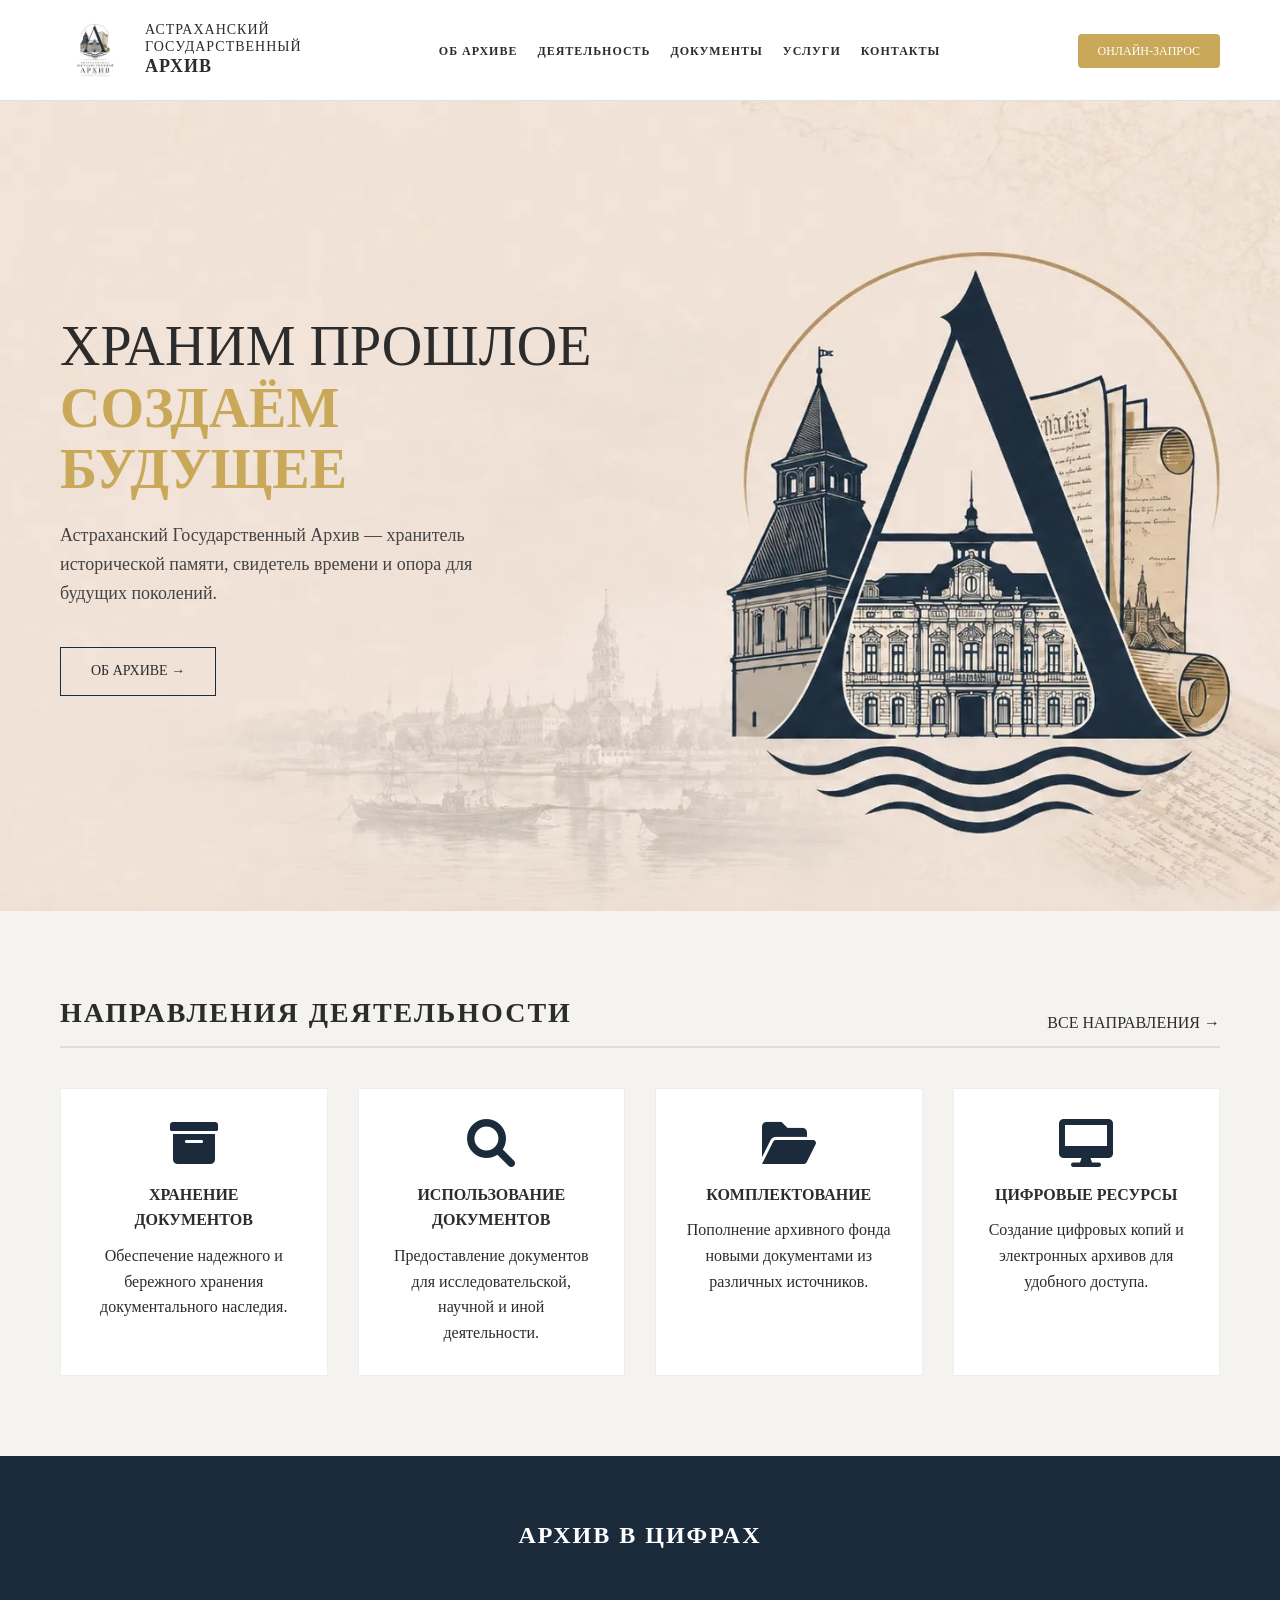
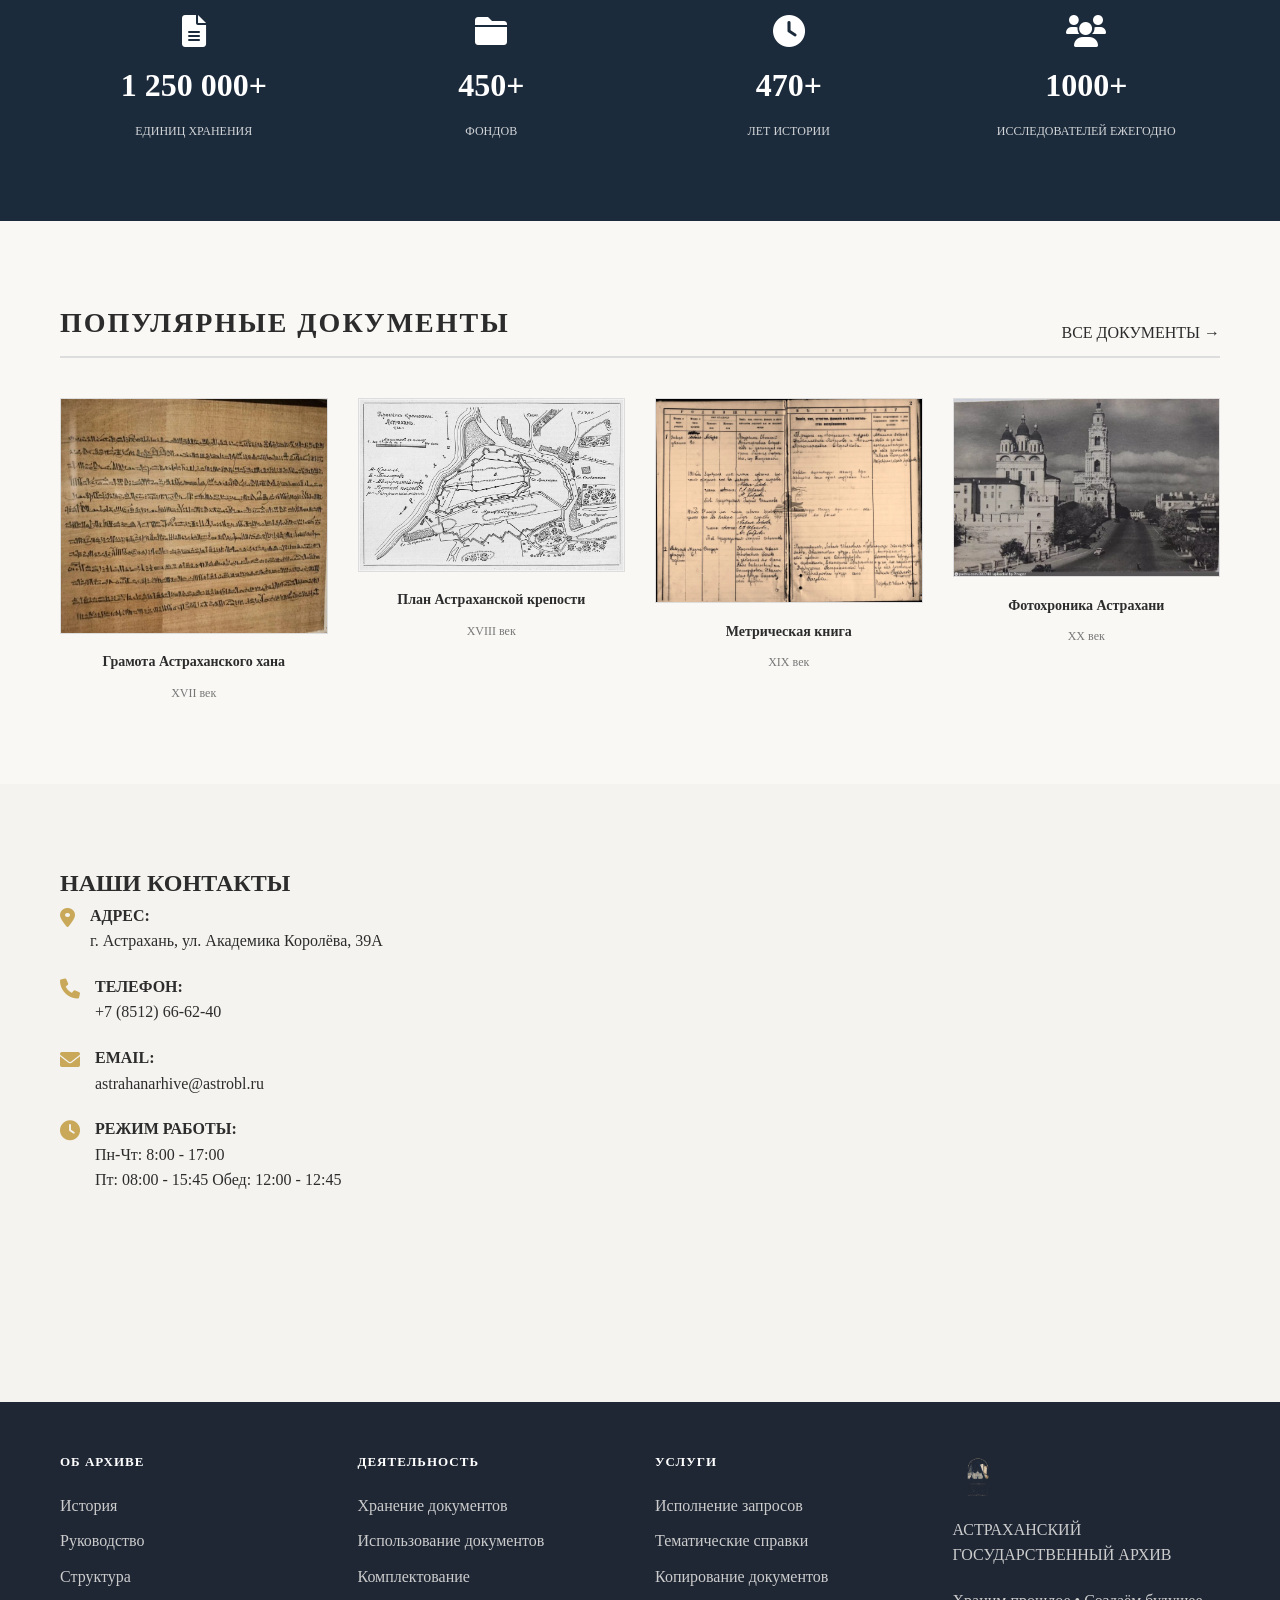
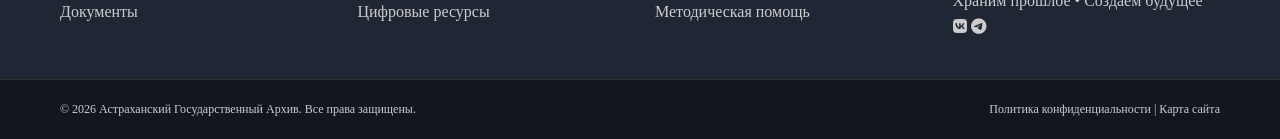
<file: index.html>
<!DOCTYPE html>
<html lang="ru">
<head>
    <meta charset="UTF-8">
    <meta name="viewport" content="width=device-width, initial-scale=1.0">
    <title>Астраханский Государственный Архив</title>
    <link rel="stylesheet" href="style.css">
    <!-- Подключение иконок (FontAwesome для красоты) -->
    <link rel="stylesheet" href="https://cdnjs.cloudflare.com/ajax/libs/font-awesome/6.0.0/css/all.min.css">
</head>
<body>

    <!-- Шапка сайта -->
    <header class="header">
        <div class="container header-container">
            <div class="logo-area">
                <!-- ВСТАВЬТЕ СЮДА ВАШ ЛОГОТИП -->
                <img src="images/logo.png" alt="Логотип Архива" class="logo-img">
                <div class="logo-text">
                    <span>АСТРАХАНСКИЙ</span>
                    <span>ГОСУДАРСТВЕННЫЙ</span>
                    <span class="logo-bold">АРХИВ</span>
                </div>
            </div>
            
            <nav class="main-nav">
                <ul>
                    <li><a href="about.html">ОБ АРХИВЕ</a></li>
                    <li><a href="#activity">ДЕЯТЕЛЬНОСТЬ</a></li>
                    <li><a href="#documents">ДОКУМЕНТЫ</a></li>
                    <li><a href="services.html">УСЛУГИ</a></li>
                    <li><a href="#contacts">КОНТАКТЫ</a></li>
                </ul>
            </nav>
            <div class="header-action">
                <a href="request.html" class="btn-primary">ОНЛАЙН-ЗАПРОС</a>
            </div>
        </div>
    </header>

        <!-- Главный экран (Hero Section) - НОВЫЙ КОД -->
    <section class="hero" style="background-image: url('images/hero-illustration.png'); background-size: cover; background-position: center; background-repeat: no-repeat;">
        <div class="container hero-container">
            <div class="hero-content">
                <h1>ХРАНИМ ПРОШЛОЕ<br><span class="gold-text">СОЗДАЁМ БУДУЩЕЕ</span></h1>
                <p>Астраханский Государственный Архив — хранитель исторической памяти, свидетель времени и опора для будущих поколений.</p>
                 <a href="about.html" class="btn-outline">ОБ АРХИВЕ →</a>
            </div>
        </div>
    </section>

    <!-- Направления деятельности -->
    <section id="activity" class="section-padding bg-light">
        <div class="container">
            <div class="section-header">
                <h2>НАПРАВЛЕНИЯ ДЕЯТЕЛЬНОСТИ</h2>
                <a href="#" class="text-link">ВСЕ НАПРАВЛЕНИЯ →</a>
            </div>
            <div class="grid-4">
                <div class="card-service">
                    <i class="fas fa-box-archive fa-3x"></i>
                    <h3>ХРАНЕНИЕ ДОКУМЕНТОВ</h3>
                    <p>Обеспечение надежного и бережного хранения документального наследия.</p>
                </div>
                <div class="card-service">
                    <i class="fas fa-search fa-3x"></i>
                    <h3>ИСПОЛЬЗОВАНИЕ ДОКУМЕНТОВ</h3>
                    <p>Предоставление документов для исследовательской, научной и иной деятельности.</p>
                </div>
                <div class="card-service">
                    <i class="fas fa-folder-open fa-3x"></i>
                    <h3>КОМПЛЕКТОВАНИЕ</h3>
                    <p>Пополнение архивного фонда новыми документами из различных источников.</p>
                </div>
                <div class="card-service">
                    <i class="fas fa-desktop fa-3x"></i>
                    <h3>ЦИФРОВЫЕ РЕСУРСЫ</h3>
                    <p>Создание цифровых копий и электронных архивов для удобного доступа.</p>
                </div>
            </div>
        </div>
    </section>

    <!-- Архив в цифрах -->
    <section class="stats-section">
        <div class="container stats-container">
            <h2>АРХИВ В ЦИФРАХ</h2>
            <div class="grid-4 stats-grid">
                <div class="stat-item">
                    <i class="fas fa-file-alt fa-2x"></i>
                    <div class="stat-number">1 250 000+</div>
                    <div class="stat-desc">ЕДИНИЦ ХРАНЕНИЯ</div>
                </div>
                <div class="stat-item">
                    <i class="fas fa-folder fa-2x"></i>
                    <div class="stat-number">450+</div>
                    <div class="stat-desc">ФОНДОВ</div>
                </div>
                <div class="stat-item">
                    <i class="fas fa-clock fa-2x"></i>
                    <div class="stat-number">470+</div>
                    <div class="stat-desc">ЛЕТ ИСТОРИИ</div>
                </div>
                <div class="stat-item">
                    <i class="fas fa-users fa-2x"></i>
                    <div class="stat-number">1000+</div>
                    <div class="stat-desc">ИССЛЕДОВАТЕЛЕЙ ЕЖЕГОДНО</div>
                </div>
            </div>
        </div>
    </section>

    <!-- Популярные документы -->
    <section id="documents" class="section-padding">
        <div class="container">
            <div class="section-header">
                <h2>ПОПУЛЯРНЫЕ ДОКУМЕНТЫ</h2>
                <a href="#" class="text-link">ВСЕ ДОКУМЕНТЫ →</a>
            </div>
            <div class="grid-4">
                <div class="card-doc">
                    <img src="images/gramota.jpg" alt="Документ">
                    <h4>Грамота Астраханского хана</h4>
                    <span>XVII век</span>
                </div>
                <div class="card-doc">
                    <img src="images/plan.png" alt="Документ">
                    <h4>План Астраханской крепости</h4>
                    <span>XVIII век</span>
                </div>
                <div class="card-doc">
                    <img src="images/metric_book.jpg" alt="Документ">
                    <h4>Метрическая книга</h4>
                    <span>XIX век</span>
                </div>
                <div class="card-doc">
                    <img src="images/photo_cronicle.jpg" alt="Документ">
                    <h4>Фотохроника Астрахани</h4>
                    <span>XX век</span>
                </div>
            </div>
        </div>
    </section>

    <!-- Контакты и Карта -->
    <section id="contacts" class="section-padding bg-light">
        <div class="container contacts-container">
            <div class="contacts-info">
                <h2>НАШИ КОНТАКТЫ</h2>
                <div class="contact-item">
                    <i class="fas fa-map-marker-alt"></i>
                    <div>
                        <strong>АДРЕС:</strong><br>
                        г. Астрахань, ул. Академика Королёва, 39А
                    </div>
                </div>
                <div class="contact-item">
                    <i class="fas fa-phone"></i>
                    <div>
                        <strong>ТЕЛЕФОН:</strong><br>
                        +7 (8512) 66-62-40
                    </div>
                </div>
                <div class="contact-item">
                    <i class="fas fa-envelope"></i>
                    <div>
                        <strong>EMAIL:</strong><br>                        
                        astrahanarhive@astrobl.ru
                    </div>
                </div>
                <div class="contact-item">
                    <i class="fas fa-clock"></i>
                    <div>
                        <strong>РЕЖИМ РАБОТЫ:</strong><br>
                        Пн-Чт: 8:00 - 17:00<br>
                        Пт: 08:00 - 15:45
                        Обед: 12:00 - 12:45
                    </div>
                </div>
            </div>
            <div class="contacts-map">
                <!-- Яндекс Карта или Google Maps -->
                <iframe src="https://yandex.ru/map-widget/v1/?um=constructor%3A5e4b4f7b6e9f4b1f8d7e6c5d4b3a2f1e&source=constructor" width="100%" height="450" frameborder="0"></iframe>
            </div>
        </div>
    </section>

    <!-- Подвал (Footer) -->
    <footer class="footer">
        <div class="container footer-container">
            <div class="footer-col">
                <h4>ОБ АРХИВЕ</h4>
                <ul>
                    <li><a href="#">История</a></li>
                    <li><a href="#">Руководство</a></li>
                    <li><a href="#">Структура</a></li>
                    <li><a href="#">Документы</a></li>
                </ul>
            </div>
            <div class="footer-col">
                <h4>ДЕЯТЕЛЬНОСТЬ</h4>
                <ul>
                    <li><a href="#">Хранение документов</a></li>
                    <li><a href="#">Использование документов</a></li>
                    <li><a href="#">Комплектование</a></li>
                    <li><a href="#">Цифровые ресурсы</a></li>
                </ul>
            </div>
            <div class="footer-col">
                <h4>УСЛУГИ</h4>
                <ul>
                    <li><a href="#">Исполнение запросов</a></li>
                    <li><a href="#">Тематические справки</a></li>
                    <li><a href="#">Копирование документов</a></li>
                    <li><a href="#">Методическая помощь</a></li>
                </ul>
            </div>
            <div class="footer-col footer-logo-col">
                <div class="logo-area">
                    <img src="images/logo.png" alt="Logo" class="logo-img-small">
                    <div>
                        <span>АСТРАХАНСКИЙ</span>
                        <span>ГОСУДАРСТВЕННЫЙ</span>
                        <span>АРХИВ</span>
                    </div>
                </div>
                <p class="footer-slogan">Храним прошлое • Создаём будущее</p>
                <div class="socials">
                    <a href="#"><i class="fab fa-vk"></i></a>
                    <a href="#"><i class="fab fa-telegram"></i></a>
                </div>
            </div>
        </div>
        <div class="footer-bottom">
            <div class="container">
                <p>&copy; 2026 Астраханский Государственный Архив. Все права защищены.</p>
                <p><a href="#">Политика конфиденциальности</a> | <a href="#">Карта сайта</a></p>
            </div>
        </div>
    </footer>

    <script src="script.js"></script>
</body>
</html>
</file>
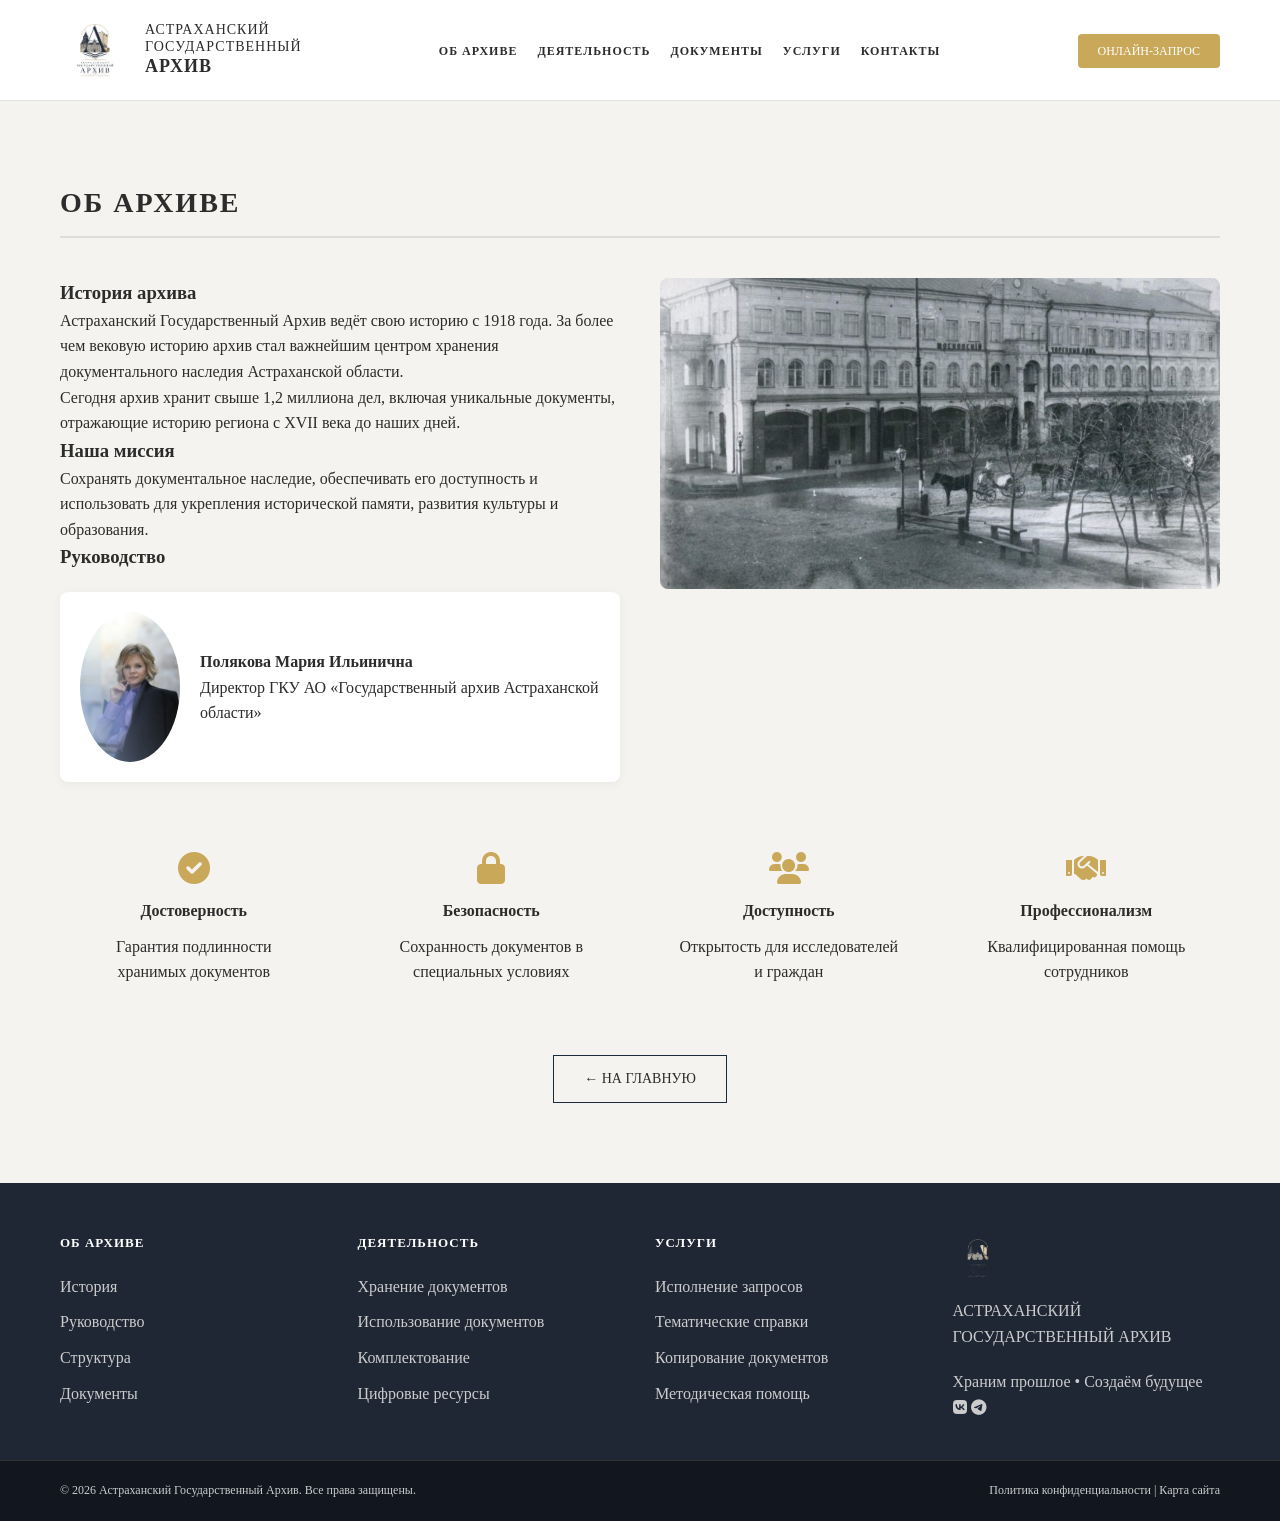
<file: about.html>
<!DOCTYPE html>
<html lang="ru">
<head>
    <meta charset="UTF-8">
    <meta name="viewport" content="width=device-width, initial-scale=1.0">
    <title>Об Архиве — Астраханский Государственный Архив</title>
    <link rel="stylesheet" href="style.css">
    <link rel="stylesheet" href="https://cdnjs.cloudflare.com/ajax/libs/font-awesome/6.0.0/css/all.min.css">
</head>
<body>

    <!-- Шапка сайта (Одинаковая для всех страниц) -->
    <header class="header">
        <div class="container header-container">
            <div class="logo-area">
                <img src="images/logo.png" alt="Логотип Архива" class="logo-img">
                <div class="logo-text">
                    <span>АСТРАХАНСКИЙ</span>
                    <span>ГОСУДАРСТВЕННЫЙ</span>
                    <span class="logo-bold">АРХИВ</span>
                </div>
            </div>
            
            <nav class="main-nav">
                <ul>
                    <li><a href="about.html">ОБ АРХИВЕ</a></li>
                    <li><a href="index.html#activity">ДЕЯТЕЛЬНОСТЬ</a></li>
                    <li><a href="index.html#documents">ДОКУМЕНТЫ</a></li>
                    <li><a href="services.html">УСЛУГИ</a></li>
                    <li><a href="index.html#contacts">КОНТАКТЫ</a></li>
                </ul>
            </nav>
            <div class="header-action">
                <a href="request.html" class="btn-primary">ОНЛАЙН-ЗАПРОС</a>
            </div>
        </div>
    </header>

    <!-- Страница Об Архиве -->
    <section class="section-padding bg-light">
        <div class="container">
            <div class="section-header">
                <h2>ОБ АРХИВЕ</h2>
            </div>
            <div class="about-container">
                <div class="about-text">
                    <h3>История архива</h3>
                    <p>Астраханский Государственный Архив ведёт свою историю с 1918 года. За более чем вековую историю архив стал важнейшим центром хранения документального наследия Астраханской области.</p>
                    <p>Сегодня архив хранит свыше 1,2 миллиона дел, включая уникальные документы, отражающие историю региона с XVII века до наших дней.</p>
                    
                    <h3>Наша миссия</h3>
                    <p>Сохранять документальное наследие, обеспечивать его доступность и использовать для укрепления исторической памяти, развития культуры и образования.</p>
                    
                    <h3>Руководство</h3>
                    <div class="director-info">
                        <img src="images/director.jpg" alt="Директор" class="director-photo" style="width:100px; border-radius:50%; float:left; margin-right:20px;">
                        <div>
                            <strong>Полякова Мария Ильинична</strong><br>
                            <span>Директор ГКУ АО «Государственный архив Астраханской области»</span>
                        </div>
                    </div>
                </div>
                <div class="about-image">
                    <img src="images/archive_building.jpg" alt="Здание Архива" style="width:100%; border-radius:8px;">
                </div>
            </div>
            
            <!-- Принципы -->
            <div class="principles-grid">
                <div class="principle-item">
                    <i class="fas fa-check-circle fa-2x" style="color:var(--gold);"></i>
                    <h4>Достоверность</h4>
                    <p>Гарантия подлинности хранимых документов</p>
                </div>
                <div class="principle-item">
                    <i class="fas fa-lock fa-2x" style="color:var(--gold);"></i>
                    <h4>Безопасность</h4>
                    <p>Сохранность документов в специальных условиях</p>
                </div>
                <div class="principle-item">
                    <i class="fas fa-users fa-2x" style="color:var(--gold);"></i>
                    <h4>Доступность</h4>
                    <p>Открытость для исследователей и граждан</p>
                </div>
                <div class="principle-item">
                    <i class="fas fa-handshake fa-2x" style="color:var(--gold);"></i>
                    <h4>Профессионализм</h4>
                    <p>Квалифицированная помощь сотрудников</p>
                </div>
            </div>
            
            <!-- Кнопка возврата на главную -->
            <div style="text-align: center; margin-top: 40px;">
                <a href="index.html" class="btn-outline">← НА ГЛАВНУЮ</a>
            </div>
        </div>
    </section>

    <!-- Подвал (Footer) -->
    <footer class="footer">
        <div class="container footer-container">
            <div class="footer-col">
                <h4>ОБ АРХИВЕ</h4>
                <ul>
                    <li><a href="about.html">История</a></li>
                    <li><a href="about.html">Руководство</a></li>
                    <li><a href="about.html">Структура</a></li>
                    <li><a href="about.html">Документы</a></li>
                </ul>
            </div>
            <div class="footer-col">
                <h4>ДЕЯТЕЛЬНОСТЬ</h4>
                <ul>
                    <li><a href="index.html#activity">Хранение документов</a></li>
                    <li><a href="index.html#activity">Использование документов</a></li>
                    <li><a href="index.html#activity">Комплектование</a></li>
                    <li><a href="index.html#activity">Цифровые ресурсы</a></li>
                </ul>
            </div>
            <div class="footer-col">
                <h4>УСЛУГИ</h4>
                <ul>
                    <li><a href="services.html">Исполнение запросов</a></li>
                    <li><a href="services.html">Тематические справки</a></li>
                    <li><a href="services.html">Копирование документов</a></li>
                    <li><a href="services.html">Методическая помощь</a></li>
                </ul>
            </div>
            <div class="footer-col footer-logo-col">
                <div class="logo-area">
                    <img src="images/logo.png" alt="Logo" class="logo-img-small">
                    <div>
                        <span>АСТРАХАНСКИЙ</span>
                        <span>ГОСУДАРСТВЕННЫЙ</span>
                        <span>АРХИВ</span>
                    </div>
                </div>
                <p class="footer-slogan">Храним прошлое • Создаём будущее</p>
                <div class="socials">
                    <a href="#"><i class="fab fa-vk"></i></a>
                    <a href="#"><i class="fab fa-telegram"></i></a>
                </div>
            </div>
        </div>
        <div class="footer-bottom">
            <div class="container">
                <p>&copy; 2026 Астраханский Государственный Архив. Все права защищены.</p>
                <p><a href="#">Политика конфиденциальности</a> | <a href="#">Карта сайта</a></p>
            </div>
        </div>
    </footer>

    <script src="script.js"></script>
</body>
</html>
</file>
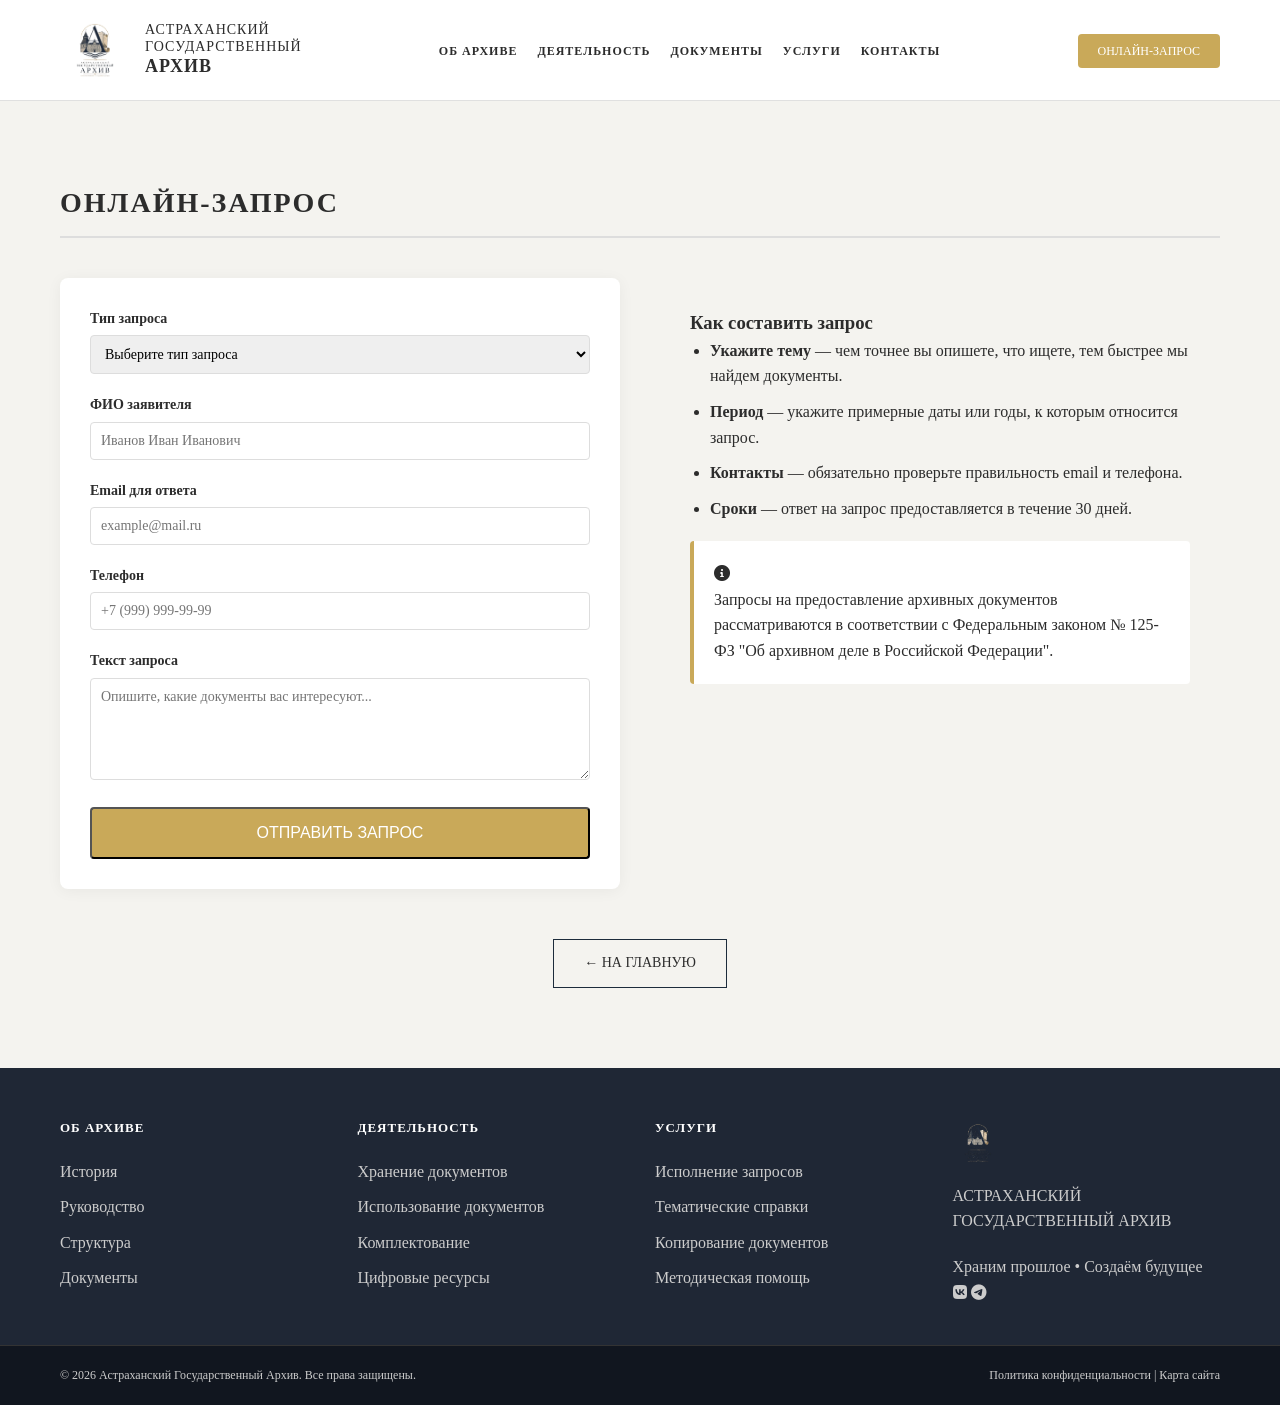
<file: request.html>
<!DOCTYPE html>
<html lang="ru">
<head>
    <meta charset="UTF-8">
    <meta name="viewport" content="width=device-width, initial-scale=1.0">
    <title>Онлайн-запрос — Астраханский Государственный Архив</title>
    <link rel="stylesheet" href="style.css">
    <link rel="stylesheet" href="https://cdnjs.cloudflare.com/ajax/libs/font-awesome/6.0.0/css/all.min.css">
</head>
<body>

    <!-- Шапка сайта -->
    <header class="header">
        <div class="container header-container">
            <div class="logo-area">
                <img src="images/logo.png" alt="Логотип Архива" class="logo-img">
                <div class="logo-text">
                    <span>АСТРАХАНСКИЙ</span>
                    <span>ГОСУДАРСТВЕННЫЙ</span>
                    <span class="logo-bold">АРХИВ</span>
                </div>
            </div>
            
            <nav class="main-nav">
                <ul>
                    <li><a href="about.html">ОБ АРХИВЕ</a></li>
                    <li><a href="index.html#activity">ДЕЯТЕЛЬНОСТЬ</a></li>
                    <li><a href="index.html#documents">ДОКУМЕНТЫ</a></li>
                    <li><a href="services.html">УСЛУГИ</a></li>
                    <li><a href="index.html#contacts">КОНТАКТЫ</a></li>
                </ul>
            </nav>
            <div class="header-action">
                <a href="request.html" class="btn-primary">ОНЛАЙН-ЗАПРОС</a>
            </div>
        </div>
    </header>

    <!-- Страница Онлайн-запрос -->
    <section class="section-padding bg-light">
        <div class="container">
            <div class="section-header">
                <h2>ОНЛАЙН-ЗАПРОС</h2>
            </div>
            <div class="request-container">
                <div class="request-form">
                    <form id="requestForm">
                        <div class="form-group">
                            <label for="request-type">Тип запроса</label>
                            <select id="request-type" required>
                                <option value="">Выберите тип запроса</option>
                                <option value="spravka">Архивная справка</option>
                                <option value="copy">Копия документа</option>
                                <option value="thematic">Тематическая справка</option>
                                <option value="genealogy">Генеалогический запрос</option>
                            </select>
                        </div>
                        <div class="form-group">
                            <label for="fullname">ФИО заявителя</label>
                            <input type="text" id="fullname" placeholder="Иванов Иван Иванович" required>
                        </div>
                        <div class="form-group">
                            <label for="email">Email для ответа</label>
                            <input type="email" id="email" placeholder="example@mail.ru" required>
                        </div>
                        <div class="form-group">
                            <label for="phone">Телефон</label>
                            <input type="tel" id="phone" placeholder="+7 (999) 999-99-99">
                        </div>
                        <div class="form-group">
                            <label for="message">Текст запроса</label>
                            <textarea id="message" rows="5" placeholder="Опишите, какие документы вас интересуют..." required></textarea>
                        </div>
                        <button type="submit" class="btn-primary" style="width:100%; font-size:16px; padding:15px;">Отправить запрос</button>
                    </form>
                    <div id="form-success" style="display:none; margin-top:20px; padding:20px; background:#d4edda; color:#155724; border-radius:4px;">
                        <i class="fas fa-check-circle"></i> Ваш запрос успешно отправлен! Мы свяжемся с вами в ближайшее время.
                    </div>
                </div>
                <div class="request-info">
                    <h3>Как составить запрос</h3>
                    <ul>
                        <li><strong>Укажите тему</strong> — чем точнее вы опишете, что ищете, тем быстрее мы найдем документы.</li>
                        <li><strong>Период</strong> — укажите примерные даты или годы, к которым относится запрос.</li>
                        <li><strong>Контакты</strong> — обязательно проверьте правильность email и телефона.</li>
                        <li><strong>Сроки</strong> — ответ на запрос предоставляется в течение 30 дней.</li>
                    </ul>
                    <div class="request-note">
                        <i class="fas fa-info-circle"></i>
                        <p>Запросы на предоставление архивных документов рассматриваются в соответствии с Федеральным законом № 125-ФЗ "Об архивном деле в Российской Федерации".</p>
                    </div>
                </div>
            </div>
            
            <!-- Кнопка возврата на главную -->
            <div style="text-align: center; margin-top: 40px;">
                <a href="index.html" class="btn-outline">← НА ГЛАВНУЮ</a>
            </div>
        </div>
    </section>

    <!-- Подвал (Footer) -->
    <footer class="footer">
        <div class="container footer-container">
            <div class="footer-col">
                <h4>ОБ АРХИВЕ</h4>
                <ul>
                    <li><a href="about.html">История</a></li>
                    <li><a href="about.html">Руководство</a></li>
                    <li><a href="about.html">Структура</a></li>
                    <li><a href="about.html">Документы</a></li>
                </ul>
            </div>
            <div class="footer-col">
                <h4>ДЕЯТЕЛЬНОСТЬ</h4>
                <ul>
                    <li><a href="index.html#activity">Хранение документов</a></li>
                    <li><a href="index.html#activity">Использование документов</a></li>
                    <li><a href="index.html#activity">Комплектование</a></li>
                    <li><a href="index.html#activity">Цифровые ресурсы</a></li>
                </ul>
            </div>
            <div class="footer-col">
                <h4>УСЛУГИ</h4>
                <ul>
                    <li><a href="services.html">Исполнение запросов</a></li>
                    <li><a href="services.html">Тематические справки</a></li>
                    <li><a href="services.html">Копирование документов</a></li>
                    <li><a href="services.html">Методическая помощь</a></li>
                </ul>
            </div>
            <div class="footer-col footer-logo-col">
                <div class="logo-area">
                    <img src="images/logo.png" alt="Logo" class="logo-img-small">
                    <div>
                        <span>АСТРАХАНСКИЙ</span>
                        <span>ГОСУДАРСТВЕННЫЙ</span>
                        <span>АРХИВ</span>
                    </div>
                </div>
                <p class="footer-slogan">Храним прошлое • Создаём будущее</p>
                <div class="socials">
                    <a href="#"><i class="fab fa-vk"></i></a>
                    <a href="#"><i class="fab fa-telegram"></i></a>
                </div>
            </div>
        </div>
        <div class="footer-bottom">
            <div class="container">
                <p>&copy; 2026 Астраханский Государственный Архив. Все права защищены.</p>
                <p><a href="#">Политика конфиденциальности</a> | <a href="#">Карта сайта</a></p>
            </div>
        </div>
    </footer>

    <script src="script.js"></script>
</body>
</html>
</file>
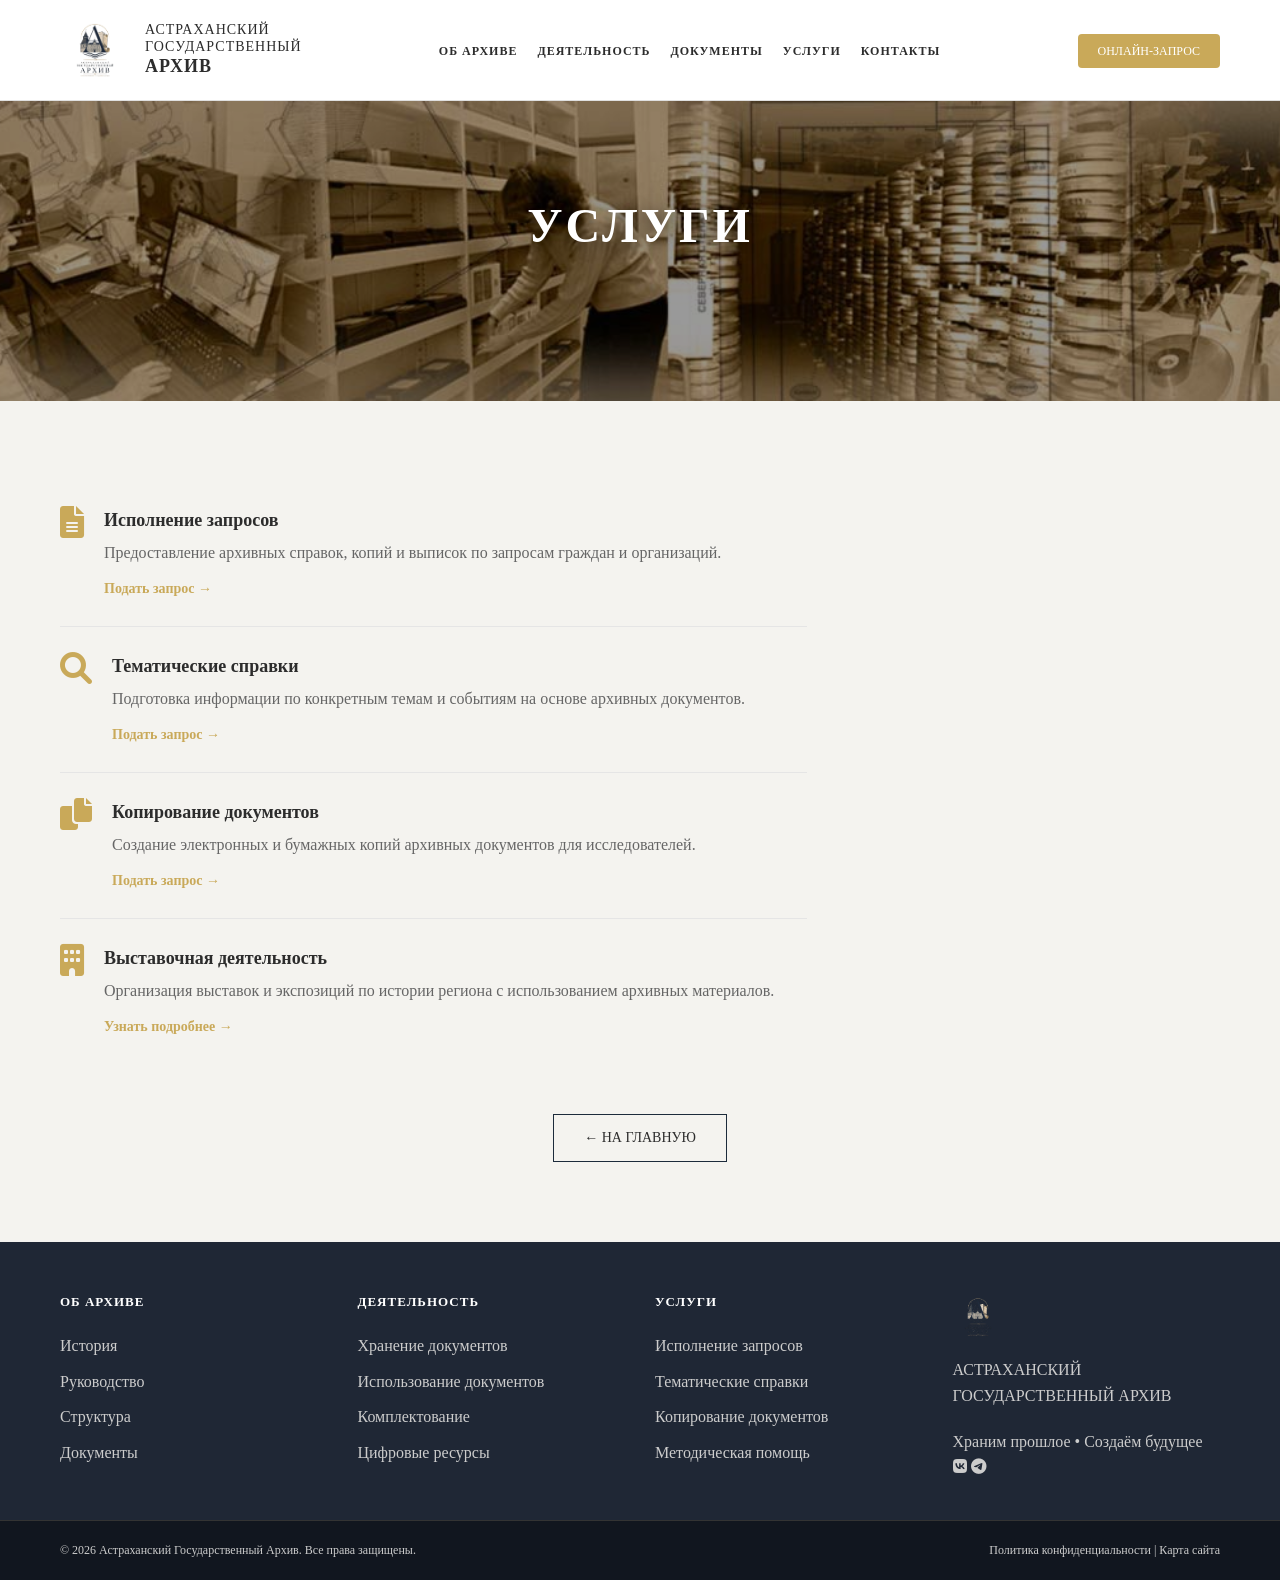
<file: services.html>
<!DOCTYPE html>
<html lang="ru">
<head>
    <meta charset="UTF-8">
    <meta name="viewport" content="width=device-width, initial-scale=1.0">
    <title>Услуги — Астраханский Государственный Архив</title>
    <link rel="stylesheet" href="style.css">
    <link rel="stylesheet" href="https://cdnjs.cloudflare.com/ajax/libs/font-awesome/6.0.0/css/all.min.css">
</head>
<body>

    <!-- Шапка сайта -->
    <header class="header">
        <div class="container header-container">
            <div class="logo-area">
                <img src="images/logo.png" alt="Логотип Архива" class="logo-img">
                <div class="logo-text">
                    <span>АСТРАХАНСКИЙ</span>
                    <span>ГОСУДАРСТВЕННЫЙ</span>
                    <span class="logo-bold">АРХИВ</span>
                </div>
            </div>
            
            <nav class="main-nav">
                <ul>
                    <li><a href="about.html">ОБ АРХИВЕ</a></li>
                    <li><a href="index.html#activity">ДЕЯТЕЛЬНОСТЬ</a></li>
                    <li><a href="index.html#documents">ДОКУМЕНТЫ</a></li>
                    <li><a href="services.html">УСЛУГИ</a></li>
                    <li><a href="index.html#contacts">КОНТАКТЫ</a></li>
                </ul>
            </nav>
            <div class="header-action">
                <a href="request.html" class="btn-primary">ОНЛАЙН-ЗАПРОС</a>
            </div>
        </div>
    </header>

    <!-- Страница Услуги -->
    <section class="services-header-section">
    <div class="container">
        <div class="section-header" style="border-bottom: none;">
            <h2>УСЛУГИ</h2>
        </div>
    </div>
</section>
<section class="section-padding bg-light">
    <div class="container">
            <div class="services-container">
                <div class="service-list">
                    <div class="service-item">
                        <div class="service-icon"><i class="fas fa-file-alt fa-2x"></i></div>
                        <div class="service-content">
                            <h3>Исполнение запросов</h3>
                            <p>Предоставление архивных справок, копий и выписок по запросам граждан и организаций.</p>
                            <a href="request.html" class="service-link">Подать запрос →</a>
                        </div>
                    </div>
                    <div class="service-item">
                        <div class="service-icon"><i class="fas fa-search fa-2x"></i></div>
                        <div class="service-content">
                            <h3>Тематические справки</h3>
                            <p>Подготовка информации по конкретным темам и событиям на основе архивных документов.</p>
                            <a href="request.html" class="service-link">Подать запрос →</a>
                        </div>
                    </div>
                    <div class="service-item">
                        <div class="service-icon"><i class="fas fa-copy fa-2x"></i></div>
                        <div class="service-content">
                            <h3>Копирование документов</h3>
                            <p>Создание электронных и бумажных копий архивных документов для исследователей.</p>
                            <a href="request.html" class="service-link">Подать запрос →</a>
                        </div>
                    </div>
                    <div class="service-item">
                        <div class="service-icon"><i class="fas fa-building fa-2x"></i></div>
                        <div class="service-content">
                            <h3>Выставочная деятельность</h3>
                            <p>Организация выставок и экспозиций по истории региона с использованием архивных материалов.</p>
                            <a href="index.html#contacts" class="service-link">Узнать подробнее →</a>
                        </div>
                    </div>
                </div>
                <div class="service-image">
                </div>
            </div>
            
            <!-- Кнопка возврата на главную -->
            <div style="text-align: center; margin-top: 40px;">
                <a href="index.html" class="btn-outline">← НА ГЛАВНУЮ</a>
            </div>
        </div>
    </section>

    <!-- Подвал (Footer) -->
    <footer class="footer">
        <div class="container footer-container">
            <div class="footer-col">
                <h4>ОБ АРХИВЕ</h4>
                <ul>
                    <li><a href="about.html">История</a></li>
                    <li><a href="about.html">Руководство</a></li>
                    <li><a href="about.html">Структура</a></li>
                    <li><a href="about.html">Документы</a></li>
                </ul>
            </div>
            <div class="footer-col">
                <h4>ДЕЯТЕЛЬНОСТЬ</h4>
                <ul>
                    <li><a href="index.html#activity">Хранение документов</a></li>
                    <li><a href="index.html#activity">Использование документов</a></li>
                    <li><a href="index.html#activity">Комплектование</a></li>
                    <li><a href="index.html#activity">Цифровые ресурсы</a></li>
                </ul>
            </div>
            <div class="footer-col">
                <h4>УСЛУГИ</h4>
                <ul>
                    <li><a href="services.html">Исполнение запросов</a></li>
                    <li><a href="services.html">Тематические справки</a></li>
                    <li><a href="services.html">Копирование документов</a></li>
                    <li><a href="services.html">Методическая помощь</a></li>
                </ul>
            </div>
            <div class="footer-col footer-logo-col">
                <div class="logo-area">
                    <img src="images/logo.png" alt="Logo" class="logo-img-small">
                    <div>
                        <span>АСТРАХАНСКИЙ</span>
                        <span>ГОСУДАРСТВЕННЫЙ</span>
                        <span>АРХИВ</span>
                    </div>
                </div>
                <p class="footer-slogan">Храним прошлое • Создаём будущее</p>
                <div class="socials">
                    <a href="#"><i class="fab fa-vk"></i></a>
                    <a href="#"><i class="fab fa-telegram"></i></a>
                </div>
            </div>
        </div>
        <div class="footer-bottom">
            <div class="container">
                <p>&copy; 2026 Астраханский Государственный Архив. Все права защищены.</p>
                <p><a href="#">Политика конфиденциальности</a> | <a href="#">Карта сайта</a></p>
            </div>
        </div>
    </footer>

    <script src="script.js"></script>
</body>
</html>
</file>
<file: style.css>
/* Общие сбросы */
* {
    margin: 0;
    padding: 0;
    box-sizing: border-box;
}

body {
    font-family: 'Times New Roman', serif; /* Антикварный стиль для архива */
    color: #2c2c2c;
    background-color: #f9f8f5;
    line-height: 1.6;
}

a { text-decoration: none; color: inherit; }
ul { list-style: none; }

.container {
    max-width: 1200px;
    margin: 0 auto;
    padding: 0 20px;
}

/* Цвета */
:root {
    --gold: #c9a959;
    --dark-blue: #1c2b3b;
    --text-grey: #555;
    --bg-grey: #f4f3ef;
}

/* Шапка */
.header {
    background-color: #fff;
    padding: 15px 0;
    border-bottom: 1px solid #e0e0e0;
    position: sticky;
    top: 0;
    z-index: 1000;
}

.header-container {
    display: flex;
    justify-content: space-between;
    align-items: center;
}

.logo-area {
    display: flex;
    align-items: center;
    gap: 15px;
}

.logo-img {
    height: 70px; /* Задайте высоту логотипа */
    width: auto;
}

.logo-text {
    display: flex;
    flex-direction: column;
    font-size: 14px;
    line-height: 1.2;
    text-transform: uppercase;
    letter-spacing: 1px;
}

.logo-bold {
    font-weight: bold;
    font-size: 18px;
}

.main-nav ul {
    display: flex;
    gap: 20px;
}

.main-nav a {
    font-size: 12px;
    font-weight: bold;
    letter-spacing: 1px;
    transition: color 0.3s;
}

.main-nav a:hover { color: var(--gold); }

.btn-primary {
    background-color: var(--gold);
    color: #fff;
    padding: 10px 20px;
    font-size: 12px;
    border-radius: 4px;
    text-transform: uppercase;
    transition: 0.3s;
}

.btn-primary:hover { background-color: #b8953a; }

/* Hero Section */
.hero {
    /* Убираем старый градиент */
    /* background: linear-gradient(...); - УДАЛИТЬ ЭТУ СТРОКУ */
    
    /* Добавляем высоту, чтобы картинка влезла */
    min-height: 90vh; /* Занимает 90% высоты экрана */
    display: flex;
    align-items: center;
    padding: 0;
    /* Фон задан в HTML, но продублируем здесь для надежности */
    background-color: #f5f2eb; 
}

.hero-container {
    display: flex;
    align-items: center;
    height: 100%;
    width: 100%;
    /* Убираем gap: 50px, так как картинка теперь фон */
}

.hero-content {
    flex: 0 0 50%; /* Текст занимает 50% ширины */
    padding: 50px 0;
    z-index: 2; /* Чтобы текст был поверх фона */
    /* Фон для текста, чтобы он читался, если нужно */
    /* background: rgba(255,255,255, 0.7); - раскомментируйте, если текст плохо видно */
}

/* Убедитесь, что старый блок hero-image удален или закомментирован */
/* .hero-image { display: none; } */

.hero h1 {
    font-size: 56px;
    line-height: 1.1;
    margin-bottom: 20px;
    font-weight: 400; 
}

.gold-text { 
    color: var(--gold); 
    font-weight: bold;
}

.hero p {
    font-size: 18px;
    max-width: 450px;
    margin-bottom: 30px;
    color: #444;
}

.btn-outline {
    display: inline-block;
    border: 1px solid var(--dark-blue);
    padding: 12px 30px;
    margin-top: 10px;
    text-transform: uppercase;
    font-size: 14px;
    transition: 0.3s;
}
.btn-outline:hover {
    background-color: var(--dark-blue);
    color: #fff;
}

/* Cards and Grid */
.section-padding { padding: 80px 0; }
.bg-light { background-color: #f4f3ef; }

.section-header {
    display: flex;
    justify-content: space-between;
    align-items: flex-end;
    margin-bottom: 40px;
    border-bottom: 2px solid #ddd;
    padding-bottom: 10px;
}

.section-header h2 { text-transform: uppercase; letter-spacing: 2px; }

.grid-4 {
    display: grid;
    grid-template-columns: repeat(auto-fit, minmax(250px, 1fr));
    gap: 30px;
}

.card-service {
    background: #fff;
    padding: 30px;
    text-align: center;
    border: 1px solid #eee;
    transition: 0.3s;
}

.card-service:hover { transform: translateY(-5px); box-shadow: 0 5px 15px rgba(0,0,0,0.1); }
.card-service i { color: var(--dark-blue); margin-bottom: 15px; }
.card-service h3 { font-size: 16px; margin-bottom: 10px; }

/* Stats (Dark Blue) */
.stats-section {
    background-color: var(--dark-blue);
    color: #fff;
    padding: 60px 0;
    text-align: center;
}

.stats-section h2 { margin-bottom: 40px; letter-spacing: 2px; }

.stat-item { padding: 20px; }
.stat-number { font-size: 32px; font-weight: bold; margin: 10px 0; }
.stat-desc { font-size: 12px; opacity: 0.8; text-transform: uppercase; }

/* Documents */
.card-doc { text-align: center; }
.card-doc img { width: 100%; border: 1px solid #ddd; margin-bottom: 10px; }
.card-doc h4 { font-size: 14px; margin-bottom: 5px; }
.card-doc span { font-size: 12px; color: #777; }

/* Contacts */
.contacts-container {
    display: flex;
    flex-wrap: wrap;
    gap: 40px;
}

.contacts-info { flex: 1; min-width: 300px; }
.contacts-map { flex: 2; min-width: 300px; }

.contact-item {
    display: flex;
    gap: 15px;
    margin-bottom: 20px;
    align-items: flex-start;
}

.contact-item i { color: var(--gold); font-size: 20px; margin-top: 5px; }

/* Footer */
.footer {
    background-color: #1f2735;
    color: #ccc;
    padding: 50px 0 0 0;
}

.footer-container {
    display: grid;
    grid-template-columns: repeat(auto-fit, minmax(200px, 1fr));
    gap: 30px;
    margin-bottom: 40px;
}

.footer-col h4 { color: #fff; margin-bottom: 20px; text-transform: uppercase; font-size: 13px; letter-spacing: 1px;}
.footer-col ul li { margin-bottom: 10px; }
.footer-col ul li a:hover { color: var(--gold); }

.footer-logo-col .logo-area {
    flex-direction: column;
    align-items: flex-start;
    margin-bottom: 20px;
}
.logo-img-small { height: 50px; }

.footer-bottom {
    background-color: #11161f;
    padding: 20px 0;
    border-top: 1px solid #333;
    font-size: 12px;
}

.footer-bottom .container {
    display: flex;
    justify-content: space-between;
    flex-wrap: wrap;
    gap: 10px;
}

.hero-illustration img {
    max-width: 100%;
    height: auto;
}

/* Дополнительные стили для страниц */
.section-padding {
    padding: 80px 0;
}

.bg-light {
    background-color: #f4f3ef;
}

.section-header {
    display: flex;
    justify-content: space-between;
    align-items: flex-end;
    margin-bottom: 40px;
    border-bottom: 2px solid #ddd;
    padding-bottom: 10px;
}

.section-header h2 {
    text-transform: uppercase;
    letter-spacing: 2px;
    font-size: 28px;
}

/* Стили для раздела "Об Архиве" */
.about-container {
    display: flex;
    gap: 40px;
    margin-bottom: 50px;
}

.about-text {
    flex: 1;
}

.about-image {
    flex: 1;
}

.principles-grid {
    display: grid;
    grid-template-columns: repeat(auto-fit, minmax(200px, 1fr));
    gap: 30px;
    margin-top: 40px;
}

.principle-item {
    text-align: center;
    padding: 20px;
}

.principle-item h4 {
    margin: 10px 0;
    font-size: 16px;
}

.director-info {
    display: flex;
    align-items: center;
    margin-top: 20px;
    background: #fff;
    padding: 20px;
    border-radius: 8px;
    box-shadow: 0 2px 10px rgba(0,0,0,0.05);
}

/* Стили для раздела "Услуги" */
.services-container {
    display: flex;
    gap: 40px;
}

.service-list {
    flex: 2;
}

.service-item {
    display: flex;
    gap: 20px;
    padding: 25px 0;
    border-bottom: 1px solid #e5e5e5;
}

.service-item:last-child {
    border-bottom: none;
}

.service-icon {
    flex-shrink: 0;
    color: var(--gold);
}

.service-content h3 {
    margin-bottom: 5px;
    font-size: 18px;
}

.service-content p {
    color: #666;
    margin-bottom: 10px;
}

.service-link {
    color: var(--gold);
    font-weight: bold;
    font-size: 14px;
}

.service-image {
    flex: 1;
}

/* Стили для раздела "Онлайн-запрос" */
.request-container {
    display: flex;
    gap: 40px;
}

.request-form {
    flex: 1;
    background: #fff;
    padding: 30px;
    border-radius: 8px;
    box-shadow: 0 2px 15px rgba(0,0,0,0.05);
}

.request-info {
    flex: 1;
    padding: 30px;
}

.form-group {
    margin-bottom: 20px;
}

.form-group label {
    display: block;
    margin-bottom: 5px;
    font-weight: bold;
    font-size: 14px;
}

.form-group input,
.form-group select,
.form-group textarea {
    width: 100%;
    padding: 10px;
    border: 1px solid #ddd;
    border-radius: 4px;
    font-family: inherit;
    font-size: 14px;
}

.form-group input:focus,
.form-group select:focus,
.form-group textarea:focus {
    outline: none;
    border-color: var(--gold);
}

.request-info ul {
    list-style: disc;
    padding-left: 20px;
    margin-bottom: 20px;
}

.request-info ul li {
    margin-bottom: 10px;
}

.request-note {
    background: #fff;
    padding: 20px;
    border-left: 4px solid var(--gold);
    border-radius: 4px;
}

/* Адаптивность для мобильных */
@media (max-width: 768px) {
    .about-container,
    .services-container,
    .request-container {
        flex-direction: column;
    }
    
    .service-item {
        flex-direction: column;
        align-items: center;
        text-align: center;
    }
    
    .director-info {
        flex-direction: column;
        text-align: center;
    }
    
    .director-photo {
        float: none !important;
        margin-right: 0 !important;
        margin-bottom: 15px;
    }
}
/* Заголовок "УСЛУГИ" с фоновой картинкой */
.services-header-section {
    background-image: url('images/services_illustration2.jpg');
    background-size: cover;
    background-position: center;
    min-height: 300px; /* Высота только для заголовка */
    display: flex;
    align-items: center;
    justify-content: center;
    position: relative;
}

/* Затемнение, чтобы текст читался */
.services-header-section::before {
    content: '';
    position: absolute;
    top: 0;
    left: 0;
    right: 0;
    bottom: 0;
    background: rgba(0, 0, 0, 0.4); /* Можно убрать, если не нужно */
}

.services-header-section h2 {
    position: relative;
    z-index: 2;
    color: #fff;
    font-size: 48px;
    letter-spacing: 3px;
    text-transform: uppercase;
    text-shadow: 0 2px 15px rgba(0,0,0,0.5);
    margin: 0;
}

/* Убедитесь, что нижний блок имеет светлый фон */
.bg-light {
    background-color: #f4f3ef;
}
/* ========================================
   АДАПТИВНОСТЬ (МОБИЛЬНЫЕ УСТРОЙСТВА)
   ======================================== */

/* Планшеты и небольшие ноутбуки (до 1024px) */
@media (max-width: 1024px) {
    .hero h1 {
        font-size: 40px;
    }
    
    .hero-content {
        flex: 0 0 60%;
    }
}

/* Мобильные устройства (до 768px) */
@media (max-width: 768px) {
    /* Шапка */
    .header-container {
        flex-direction: column;
        gap: 15px;
    }
    
    .main-nav ul {
        flex-wrap: wrap;
        justify-content: center;
        gap: 10px;
    }
    
    .main-nav a {
        font-size: 11px;
    }
    
    .logo-img {
        height: 50px;
    }
    
    .logo-text {
        font-size: 12px;
    }

    /* Hero Section */
    .hero {
        min-height: 70vh;
        background-position: right center;
    }
    
    .hero-content {
        flex: 0 0 80%;
        padding: 30px 0;
        background: rgba(249, 248, 245, 0.85); /* Бежевый подложка для читаемости */
        padding: 20px;
        border-radius: 8px;
    }
    
    .hero h1 {
        font-size: 32px;
    }
    
    .hero p {
        font-size: 16px;
        max-width: 100%;
    }

    /* Сетка */
    .grid-4 {
        grid-template-columns: 1fr;
    }

    /* Секции */
    .section-padding {
        padding: 40px 0;
    }
    
    .section-header {
        flex-direction: column;
        align-items: flex-start;
        gap: 10px;
    }

    /* Об Архиве */
    .about-container {
        flex-direction: column;
    }
    
    .director-info {
        flex-direction: column;
        text-align: center;
    }
    
    .director-photo {
        float: none !important;
        margin-right: 0 !important;
        margin-bottom: 15px;
    }

    /* Услуги */
    .services-container {
        flex-direction: column;
    }
    
    .service-item {
        flex-direction: column;
        align-items: center;
        text-align: center;
    }
    
    .services-header-section {
        min-height: 200px;
    }
    
    .services-header-section h2 {
        font-size: 32px;
    }

    /* Онлайн-запрос */
    .request-container {
        flex-direction: column;
    }
    
    .request-form {
        padding: 20px;
    }

    /* Контакты */
    .contacts-container {
        flex-direction: column;
    }
    
    .contacts-info {
        min-width: 100%;
    }
    
    .contacts-map {
        min-width: 100%;
    }

    /* Футер */
    .footer-container {
        grid-template-columns: 1fr;
        text-align: center;
    }
    
    .footer-logo-col .logo-area {
        align-items: center;
    }
    
    .footer-bottom .container {
        flex-direction: column;
        text-align: center;
    }
}

/* Маленькие смартфоны (до 480px) */
@media (max-width: 480px) {
    .hero h1 {
        font-size: 26px;
    }
    
    .hero-content {
        flex: 0 0 95%;
    }
    
    .btn-outline, .btn-primary {
        padding: 8px 16px;
        font-size: 12px;
    }
}
</file>
